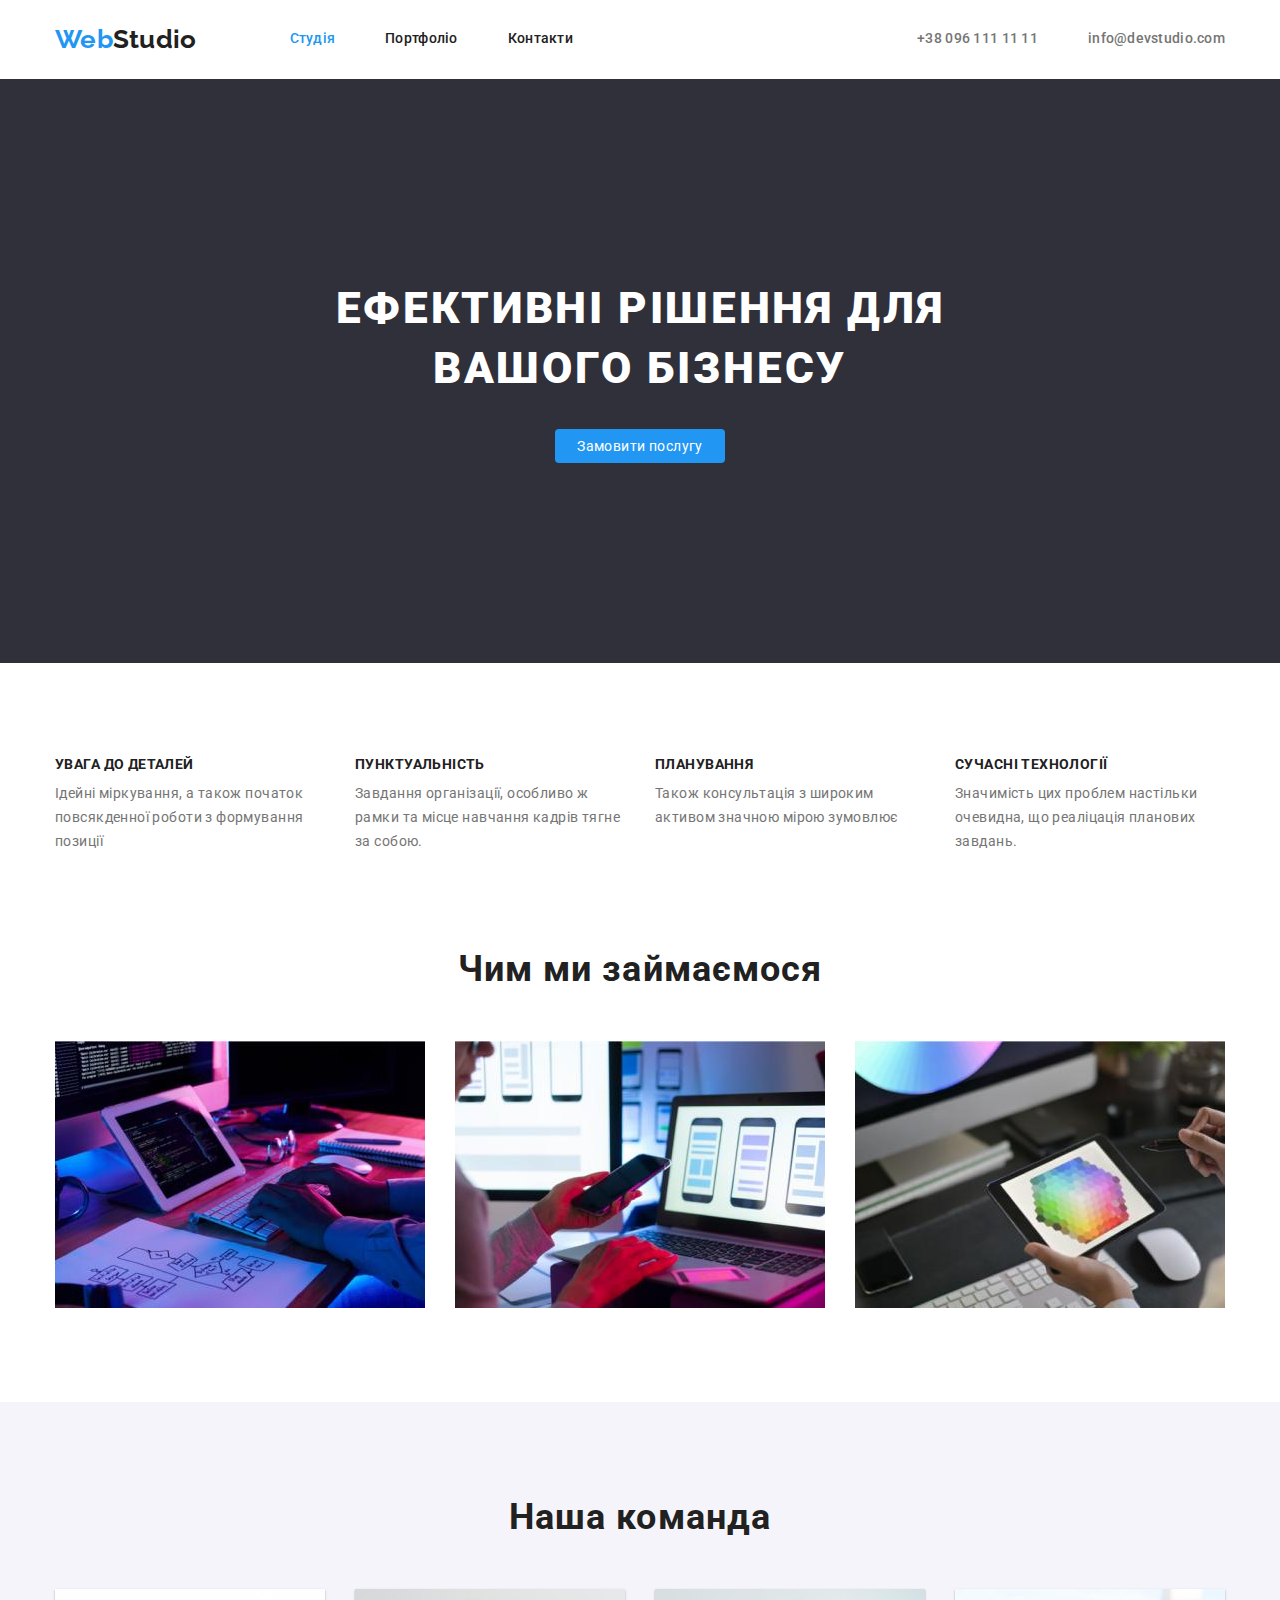
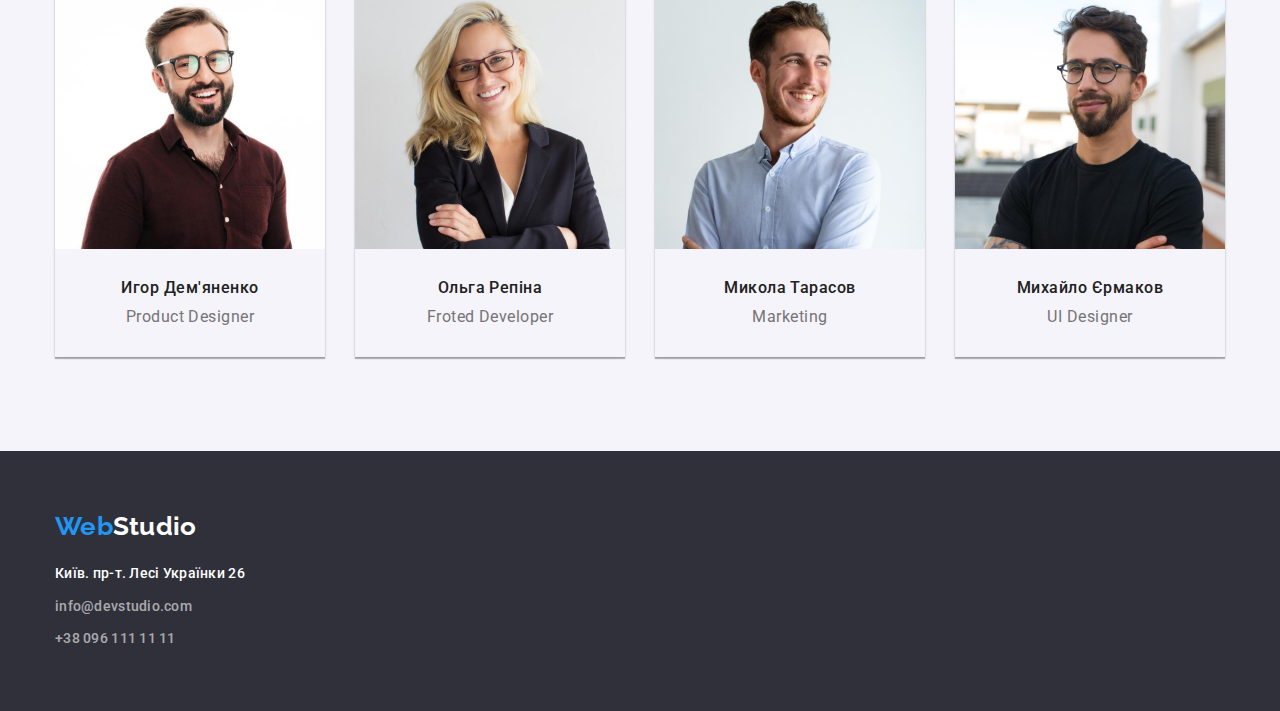
<file: index.html>
<!DOCTYPE html>
<html lang="uk">
  <head>
    <meta charset="UTF-8" />
    <meta http-equiv="X-UA-Compatible" content="IE=edge" />
    <meta name="viewport" content="width=device-width, initial-scale=1.0" />
    <title>ЕФЕКТИВНІ РІШЕННЯ ДЛЯ ВАШОГО БІЗНЕСУ</title>
    <link
      rel="stylesheet"
      href="https://cdnjs.cloudflare.com/ajax/libs/modern-normalize/1.0.0/modern-normalize.css"
    />
    <link rel="preconnect" href="https://fonts.gstatic.com" />
    <link
      rel="stylesheet"
      href="https://fonts.googleapis.com/css2?family=Raleway:wght@700&family=Roboto:wght@400;500;700;900&display=swap"
    />
    <link rel="stylesheet" href="./css/styles.css" />
  </head>

  <body>
    <header class="header">
      <div class="container">
        <nav class="nav-menu">
          <!--Логотип-->
          <a href="" class="logo link logo-light"
            ><span class="letter">Web</span>Studio</a
          >
          <ul class="nav-menu-list list">
            <li class="nav-menu-list-item">
              <a href="" class="nav-link link active-link">Студія</a>
            </li>
            <li class="nav-menu-list-item">
              <a href="./portfolio.html" class="nav-link link">Портфоліо</a>
            </li>
            <li class="nav-menu-list-item">
              <a href="" class="nav-link link">Контакти</a>
            </li>
          </ul>
        </nav>
        <!--Контакти-->
        <ul class="contact-list list">
          <li class="nav-menu-list-item">
            <a href="tel:+380961111111" class="nav-contact-link nav-link link"
              >+38 096 111 11 11</a
            >
          </li>
          <li class="nav-menu-list-item">
            <a
              href="mailto:info@devstudio.com"
              class="nav-contact-link nav-link link"
              >info@devstudio.com</a
            >
          </li>
        </ul>
      </div>
    </header>

    <main>
      <!-- Герой-->
      <section class="hero">
        <div class="container">
          <h2 class="main-title">ЕФЕКТИВНІ РІШЕННЯ ДЛЯ ВАШОГО БІЗНЕСУ</h2>
          <button type="button" class="modal-btn">Замовити послугу</button>
        </div>
      </section>

      <!--ABOUT-->
      <section class="features">
        <div class="container">
          <ul class="card-set list">
            <li class="item-secondary">
              <h3 class="feature-header">УВАГА ДО ДЕТАЛЕЙ</h3>
              <p class="text">
                Ідейні міркування, а також початок повсякденної роботи з
                формування позиції
              </p>
            </li>
            <li class="item-secondary">
              <h3 class="feature-header">ПУНКТУАЛЬНІСТЬ</h3>
              <p class="text">
                Завдання організації, особливо ж рамки та місце навчання кадрів
                тягне за собою.
              </p>
            </li>
            <li class="item-secondary">
              <h3 class="feature-header">ПЛАНУВАННЯ</h3>
              <p class="text">
                Також консультація з широким активом значною мірою зумовлює
              </p>
            </li>
            <li class="item-secondary">
              <h3 class="feature-header">СУЧАСНІ ТЕХНОЛОГІЇ</h3>
              <p class="text">
                Значимість цих проблем настільки очевидна, що реаліцація
                планових завдань.
              </p>
            </li>
          </ul>
        </div>
      </section>
      <!-- ЧИМ ЗАЙМАЄМОСЯ -->
      <section class="about">
        <div class="container">
          <h2 class="about-title">Чим ми займаємося</h2>
          <ul class="card-set list">
            <li class="item-third">
              <img
                class="img"
                src="./images/about1/box-1.jpg"
                alt="Навчання"
                width="370"
              />
            </li>

            <li class="item-third">
              <img
                class="img"
                src="./images/about1/box-2.jpg"
                alt="Розробка"
                width="370"
              />
            </li>

            <li class="item-third">
              <img
                class="img"
                src="./images/about1/box-3.jpg"
                alt="Тестування"
                width="370"
              />
            </li>
          </ul>
        </div>
      </section>
      <!-- Наша команда -->
      <section class="team">
        <div class="container">
          <h2 class="about-title">Наша команда</h2>
          <ul class="card-set list">
            <li class="item">
              <div class="card-team">
                <img
                  src="./images/about1/img.jpg"
                  alt="Product Designer"
                  width="270"
                  height="260"
                />
              </div>
              <div class="name-card">
                <h3 class="about-item-title">Игор Дем'яненко</h3>
                <p lang="en" class="about-item">Product Designer</p>
              </div>
            </li>
            <li class="item">
              <div class="card-team">
                <img
                  src="./images/about1/img-2.jpg"
                  alt="Froted Developer"
                  width="270"
                  height="260"
                />
              </div>

              <div class="name-card">
                <h3 class="about-item-title">Ольга Репіна</h3>
                <p lang="en" class="about-item">Froted Developer</p>
              </div>
            </li>

            <li class="item">
              <div class="card-team">
                <img
                  src="./images/about1/img-3.jpg"
                  alt="Усміхнена жінка"
                  width="270"
                  height="260"
                />
              </div>
              <div class="name-card">
                <h3 class="about-item-title">Микола Тарасов</h3>
                <p lang="en" class="about-item">Marketing</p>
              </div>
            </li>
            <li class="item">
              <div class="card-team">
                <img
                  src="./images/about1/img-4.jpg"
                  alt=""
                  width="270"
                  height="260"
                />
              </div>
              <div class="name-card">
                <h3 class="about-item-title">Михайло Єрмаков</h3>
                <p lang="en" class="about-item">UI Designer</p>
              </div>
            </li>
          </ul>
        </div>
      </section>
    </main>
    <!--Contact information-->
    <footer class="footer-bg">
      <div class="container">
        <a href="./index.html" class="logo link logo-dark"
          ><span class="letter">Web</span>Studio</a
        >
        <address class="address">
          <ul class="footer-nav list">
            <li class="nav-menu-list-item">
              <a
                href="https://goo.gl/maps/rmxDf8wJgDax7i2T6"
                target="_blank"
                rel="noopener noreferrer"
                class="map-link nav-link link"
                >Київ. пр-т. Лесі Українки 26</a
              >
            </li>
            <li class="nav-menu-list-item">
              <a href="mailto:info@devstudio.com" class="tr-link nav-link link"
                >info@devstudio.com</a
              >
            </li>
            <li class="nav-menu-list-item">
              <a href="tel:+380961111111" class="tr-link nav-link link"
                >+38 096 111 11 11</a
              >
            </li>
          </ul>
        </address>
      </div>
    </footer>
  </body>
</html>
</file>
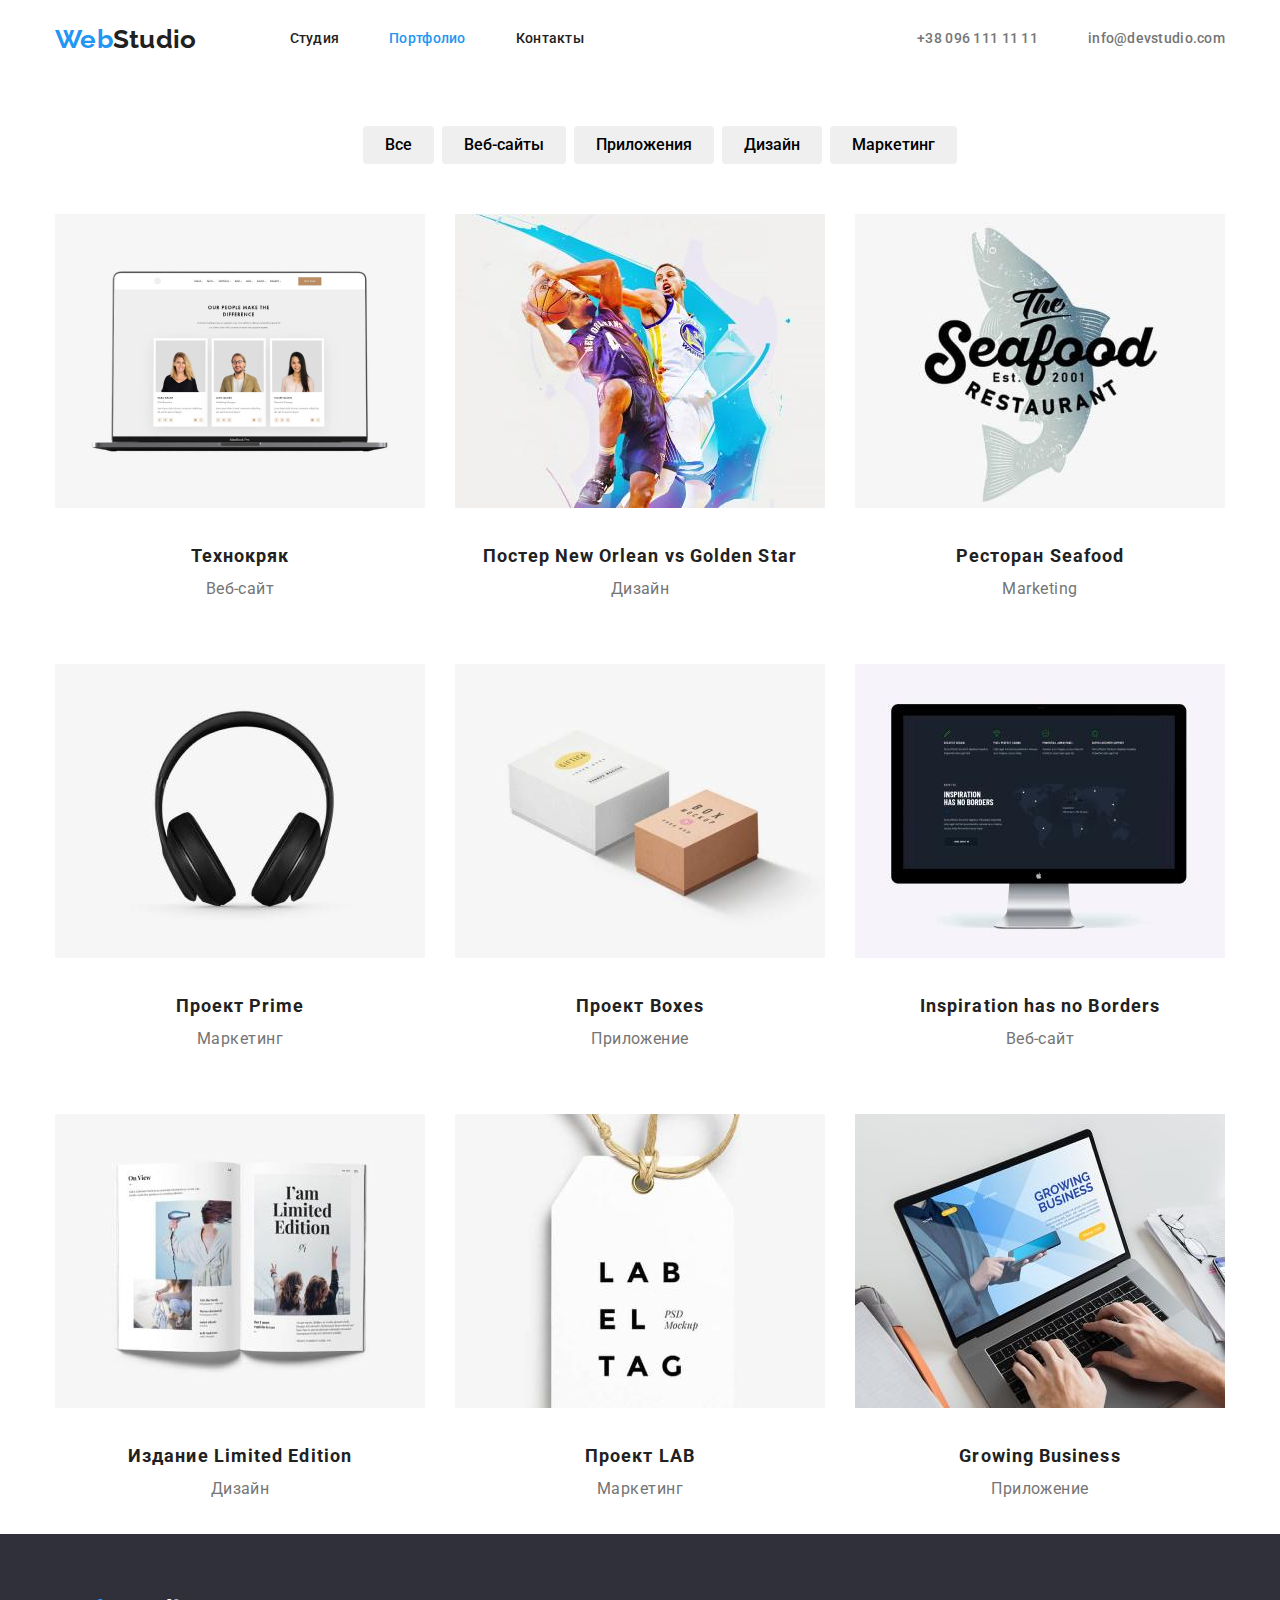
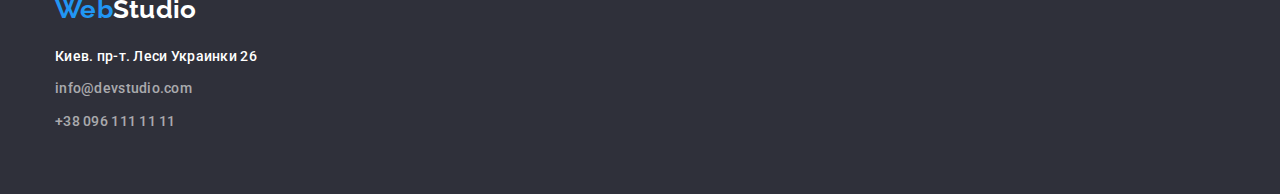
<file: portfolio.html>
<!DOCTYPE html>
<html lang="ru">
  <head>
    <meta charset="UTF-8" />
    <meta http-equiv="X-UA-Compatible" content="IE=edge" />
    <meta name="viewport" content="width=device-width, initial-scale=1.0" />
    <title>ЭФФЕКТИВНЫЕ РЕШЕНИЯ ДЛЯ ВАШЕГО БИЗНЕСА</title>
    <link
      rel="stylesheet"
      href="https://cdnjs.cloudflare.com/ajax/libs/modern-normalize/1.0.0/modern-normalize.css"
    />
    <link rel="preconnect" href="https://fonts.gstatic.com" />
    <link
      rel="stylesheet"
      href="https://fonts.googleapis.com/css2?family=Raleway:wght@700&family=Roboto:wght@400;500;700;900&display=swap"
    />
    <link rel="stylesheet" href="./css/styles.css" />
  </head>
  <body>
  <!-- Шапка -->
    <header class="header">
      <div class="container">
      <nav class="nav-menu">
        <!--Логотип-->
        <a href="./index.html" class="logo link logo-light"><span class="letter">Web</span>Studio</a>
        <ul class="nav-menu-list list">
          <li class="nav-menu-list-item">
            <a href="./index.html" class="nav-link link">Студия</a>
          </li>
          <li class="nav-menu-list-item">
            <a href="./portfolio.html" class="nav-link link active-link">Портфолио</a>
          </li>
          <li class="nav-menu-list-item">
            <a href="" class="nav-link link">Контакты</a>
          </li>
        </ul>
      </nav>
      <!--Контакты-->
      <ul class="contact-list list">
        <li class="nav-menu-list-item">
          <a href="tel:+380961111111" class="nav-contact-link nav-link link"
            >+38 096 111 11 11</a
          >
        </li>
        <li class="nav-menu-list-item">
          <a
            href="mailto:info@devstudio.com"
            class="nav-contact-link nav-link link"
            >info@devstudio.com</a
          >
        </li>
      </ul>
    </div>
    </header>
    <main>
      <section class="filters">
        <div class="container">
    <h1 class="visually-hidden">Портфолио</h1>
      <h2 class="visually-hidden">Фильтры портфолио</h2>
      <ul class="filters list">
        <li class="list-item">
          <button type="button" class="filter-btn">Все</button>
        </li>
        <li class="list-item">
          <button type="button" class="filter-btn">Веб-сайты</button>
        </li>
        <li class="list-item">
          <button type="button" class="filter-btn">Приложения</button>
        </li>
        <li class="list-item">
          <button type="button" class="filter-btn">Дизайн</button>
        </li>
        <li class="list-item">
          <button type="button" class="filter-btn">Маркетинг</button>
        </li>
      </ul>
      
 <!--Проекты -->
      <ul class="card-set list">
        <li class="item-third">
          <div class="card-project">
          <a href="" class="link"> 
            <img
            src="./images/portfolio/img1.jpg"
            alt="Ноутбук"
            width="370"
          />
          <div class="name-card">
          <h3 class="item-title">Технокряк</h3>
          <p lang="ru" class="product-item">Веб-сайт</p>
          </div>
          </a>
        </div>
        </li>

        <li class="item-third">
          <div class="card-project">
            <a href="" class="link"> 
          <img
            src="./images/portfolio/img2.jpg"
            alt="Баскетболисты"
            width="370"
          />
          <div class="name-card">
          <h3 class="item-title">Постер New Orlean vs Golden Star</h3>
          <p lang="ru" class="product-item">Дизайн</p>
        </div>
      </a>
    </div>
        </li>

        <li class="item-third">
          <div class="card-project">
            <a href="" class="link"> 
          <img
            src="./images/portfolio/img3.jpg"
            alt="Логотип"
            width="370"
          />
          <div class="name-card">
          <h3 class="item-title">Ресторан Seafood</h3>
          <p lang="en" class="product-item">Marketing</p>
        </div>
      </a>
    </div>
        </li>

        <li class="item-third">
          <div class="card-project">
            <a href="" class="link"> 
          <img
            src="./images/portfolio/img4.jpg"
            alt="Наушники"
            width="370"
          />
          <div class="name-card">
          <h3 class="item-title">Проект Prime</h3>
          <p lang="ru" class="product-item">Маркетинг</p>
        </div>
      </a>
    </div>
        </li>
        <li class="item-third">
        <div class="card-project">
          <a href="" class="link"> 
          <img
            src="./images/portfolio/img5.jpg"
            alt="Коробки"
            width="370"
          />
          <div class="name-card">
          <h3 class="item-title">Проект Boxes</h3>
          <p lang="ru" class="product-item">Приложение</p>
        </div>
      </a>
    </div>
        </li>
        <li class="item-third">
          <div class="card-project">
            <a href="" class="link"> 
          <img
            src="./images/portfolio/img6.jpg"
            alt="Монитор"
            width="370"
          />
          <div class="name-card">
          <h3 class="item-title">Inspiration has no Borders</h3>
          <p lang="ru" class="product-item">Веб-сайт</p>
        </div>
      </a>
    </div>
        </li>
        <li class="item-third">
          <div class="card-project">
            <a href="" class="link"> 
          <img
            src="./images/portfolio/img7.jpg"
            alt="Книжка"
            width="370"
          />
          <div class="name-card">
          <h3 class="item-title">Издание Limited Edition</h3>
          <p lang="ru" class="product-item">Дизайн</p>
        </div>
      </a>
    </div>
        </li>
        <li class="item-third">
          <div class="card-project">
            <a href="" class="link"> 
          <img
            src="./images/portfolio/img8.jpg"
            alt="*Бирка"
            width="370"
          />
          <div class="name-card">
          <h3 class="item-title">Проект LAB</h3>
          <p lang="ru" class="product-item">Маркетинг</p>
        </div>
      </a>
    </div>
        </li>
        <li class="item-third">
          <div class="card-project">
            <a href="" class="link"> 
          <img
            src="./images/portfolio/img9.jpg"
            alt="Набирать текст на ноутбуке"
            width="370"
          />
          <div class="name-card">
          <h3 class="item-title">Growing Business</h3>
          <p lang="ru" class="product-item">Приложение</p>
        </div>
      </a>
    </div>
        </li>
      </ul>
    </div>
    </section>
  </main>
  <!-- Подвал -->
    <footer class="footer-bg">
      <div class="container">
      <a href="./index.html" class="logo link logo-dark"
        ><span class="letter">Web</span>Studio</a
      >
      <address class="address">
        <ul class="footer-nav list">
          <li class="nav-menu-list-item">
            <a
              href="https://goo.gl/maps/rmxDf8wJgDax7i2T6"
              target="_blank"
              rel="noopener noreferrer"
              class="map-link nav-link link"
              >Киев. пр-т. Леси Украинки 26</a
            >
          </li>
          <li class="nav-menu-list-item">
            <a href="mailto:info@devstudio.com" class="tr-link nav-link link"
              >info@devstudio.com</a
            >
          </li>
          <li class="nav-menu-list-item">
            <a href="tel:+380961111111" class="tr-link nav-link link"
              >+38 096 111 11 11</a
            >
          </li>
        </ul>
      </address>
    </div>
    </footer>
  </body>
</html>
</file>
<file: css/styles.css>
:root {
  --main-font: "Roboto", sans-serif;
  --secondary-font: "Raleway", sans-serif;
  --accent-color: #2196f3;
  --white-color: #ffffff;
  --mostly-black-color: #212121;
  --dark-graylish-blue-color: #2f303A;
  --dark-gray-color: #757575;
  --transparent-white-color: rgba(255, 255, 255, 0.6);
  --background-color: #f5f4fa;
  --secondary-button-bgc: #188ce8;

  --card-set-gap: 30px;

  --card-shadow: 0px 1px 3px rgba(0, 0, 0, 0.12),
  0px 1px 1px rgba(0, 0, 0, 0.14), 0px 2px 1px rgba(0, 0, 0, 0.2);
}

body {
  font-family: var(--main-font);
  color: var(--mostly-black-color);
  font-style: normal;
  font-weight: 500;
  font-size: 14px;
  line-height: 1.14;
  letter-spacing: 0.02em;
background-color: var(--white-color);
}

/*--Обязатектаельный сброс в начале нового проекта--*/

img {
  display: block;
  height: auto;
}

h1,
h2,
h3,
h4,
h5,
h6,
p,
ul {
  margin-top: 0px;
  margin-bottom: 0px;
}

.list {
  list-style: none;
}
.address {
    font-style: normal;
    margin-top: 20px;
}
/*--END Обязатектаельный сброс в начале нового проекта--*/
.container {
  padding-left: 15px;
  padding-right: 15px;
  margin-right: auto;
  margin-left: auto;
  width: 1200px;
}
.visually-hidden {
  position: absolute !important;
  clip: rect(1px 1px 1px 1px); /* IE6, IE7 */
  clip: rect(1px, 1px, 1px, 1px);
  padding: 0 !important;
  border: 0 !important;
  height: 1px !important;
  width: 1px !important;
  overflow: hidden;
}
/*==============HEADER================*/
.link {
  text-decoration: none;
  color: var(--mostly-black-color);
}

  
.header {
  background: var(--white-color);
  display: flex;
  align-items: center;
  padding-top: 24px;
  padding-bottom: 24px;
}
.header .container {
  display: flex;
}
.nav-menu {
  display: flex;
  align-items: center;
}

.nav-menu-list { 
  display: flex;
  padding: 0px;
}

.nav-menu-list .nav-link{
  padding: 32px 0px;
}

.nav-menu-list .nav-menu-list-item:not(:last-child) {
  margin-right: 50px;
}
  .contact-list {
    display: flex;
    align-items: center;
    margin-left: auto;
    padding-inline-start: unset;
  }

  .contact-list .nav-menu-list-item:not(:last-child) {
    margin-right: 50px;
  }
/*==============Logo-тип================*/
.logo {
  font-family: var(--secondary-font);
  font-weight: bold;
  font-size: 26px;
  line-height: 1.19;
  margin-right: 93px;
  /* identical to box height */

}
.footer-bg.letter{
  margin-bottom: 20px;
  /* outline: 1px solid orange; */
}
.logo-dark {
  color: var(--white-color);
}
.logo-light {
  color: var(--mostly-black-color);
}

.letter {
  color: var(--accent-color);
}
/*============end==Logo-тип================*/
.nav-link {
  font-weight: 500;
  line-height: 1.14;
  letter-spacing: 0.02em;
}

.nav-link:hover,
.nav-link:focus {
  color: var(--accent-color);
}

.nav-contact-link {
  color: var(--dark-gray-color);
}
.active-link {
  color: var(--accent-color);
}
/*==============END HEADER================*/

/*==============HERO================*/
.hero {
  background: var(--dark-graylish-blue-color);
  margin-left: auto;
  margin-right: auto;

}

.hero .container {
  text-align: center;
  padding-top: 200px;
  padding-bottom: 200px;
}

.main-title {
  font-weight: 900;
  font-size: 44px;
  line-height: 1.36; /* or 136% */
  color: var(--white-color);
  text-align: center;
  letter-spacing: 0.06em;
  text-transform: uppercase;
  margin-left: auto;
  margin-right: auto;
  margin-bottom: 30px;
  width: 696px;

}

.modal-btn {
  margin-left: auto;
  margin-right: auto;
  padding: 6px 22px;
  border-radius: 4px;
  border: 0px;
  background-color: var(--accent-color);
  color: var(--white-color);
  line-height: 1.6;
  letter-spacing: 0.03em;
  text-align: center;
  cursor: pointer;
}

.modal-btn:hover,
.modal-btn:focus {
  background-color: var(--accent-color);
  color: var(--white-color);
}

.primary {
  padding: 10px 32px;
  background-color: var(--accent-color);
  color: var(--white-color);
  font-weight: bold;
  font-size: 16px;
  line-height: 1.9;
  letter-spacing: 0.06em;
}

.modal-btn .primary:hover,
.modal-btn .primary:focus {
background-color: var(--secondary-button-bgc);
}

.filters .nav-link .modal-btn  {
  background-color: var(--accent-color);
  color: var(--white-color);
}



/*==============END HERO================*/

/*===========ABOUT===============*/

.feature {
  line-height: 1.71;
  /* or 171% */
  color:var(--dark-gray-color);
}

.about-title {
  font-weight: bold;
  font-size: 36px;
  line-height: 1.16;
  text-align: center;
}

.about-item-title {
  font-weight: 500;
  font-size: 16px;
  line-height: 1.18;
  /* identical to box height */
margin-bottom: 10px;
  text-align: center;
}

.about-item {
  font-size: 16px;
  line-height: 1.18;
  /* identical to box height */
  font-weight: 400;
  color: var(--dark-gray-color);
  text-align: center;
}
.about { padding-bottom: 94px;
}
/*===========END ABOUT===============*/
/* ======== FILTER ======== */

.filters.list {
  display: flex;
  justify-content: center;
  padding-top: 47px;
  margin-bottom: 50px;
}

.filters.list .list-item:not(:last-child) {
  margin-right: 8px;
}

/* ======== ОСОБЕННОСТИ ======== */
/* Карточки */
.features {
  padding-top: 94px;
}

.features .feature-header {
  margin-bottom: 10px;

  font-weight: bold;
  line-height: 1.1;
  font-size: 14px;
  letter-spacing: 0.03em;
  text-transform: uppercase;
}
.features .text  {
  font-weight: normal;
  font-size: 14px;
  line-height: 1.7;
  letter-spacing: 0.03em;
  color: var(--dark-gray-color);
}

.card-set {
  display: flex;
  flex-wrap: wrap;
  margin: 0px;
  padding: 0px;

  margin-left: calc(-1 * var(--card-set-gap));
}

.card-set > .item {
  /* outline: 1px solid green; */
  flex-basis: calc(100% / 4 - var(--card-set-gap));
  margin-left: var(--card-set-gap);
  box-shadow: var(--card-shadow);
}
.card-set .item-third {
  /* outline: 1px solid green; */
  flex-basis: calc(100% / 3 - var(--card-set-gap));
  margin-left: var(--card-set-gap);
  margin-bottom: var(--card-set-gap);
}
.card-set .item-third:nth-last-child(-n + 3):nth-last-child(-n + 3) {
  margin-bottom: 0;
}
.card-set .item-secondary {
  flex-basis: calc(100% / 4 - var(--card-set-gap));
  margin-left: var(--card-set-gap);
}


/* ======== ЧЕМ МЫ ЗАНИМАЕМСЯ ======== */
.about {
  padding-top: 94px;
}

.about-title {
  margin-bottom: 50px;
  font-weight: bold;
  font-size: 36px;
  line-height: 1.2;
  text-align: center;
  letter-spacing: 0.03em;
}

/* ======== НАША КОМАНДА ======== */

.team {
  background-color: var(--background-color);
}

.team .container {
  padding-top: 94px;
  padding-bottom: 94px;
}

.team-title {
  margin-bottom: 50px;

  font-weight: bold;
  font-size: 36px;
  line-height: 1.2;
  text-align: center;
  letter-spacing: 0.03em;
}

.team .title {
  margin-bottom: 10px;

  font-weight: 500;
}

.name-card {
  padding-top: 30px;
  padding-bottom: 30px;
  font-size: 16px;
  font-weight: normal;
  line-height: 1.2;
  align-items: center;
  text-align: center;
  letter-spacing: 0.03em;
}

/*=============FOOTER================*/
.footer-address-link {
  line-height: 1.71;
  /* or 171% */
  color: var(--white-color);
}
.footer-contact-link {
  line-height: 1.71;
  /* or 171% */
  color: var(--transparent-white-color);
}
.footer-bg {
  padding-top: 60px;
  padding-bottom: 60px;
  margin-left: auto;
  margin-right: auto;
background: var(--dark-graylish-blue-color);
}
.footer-bg .container {
  padding-top: 0px;
}

.footer-nav {
  padding-left: 0px;
  font-style: normal;
  font-weight: normal;
  line-height: 1.7;
  letter-spacing: 0.03em;
}
.footer-nav > .nav-menu-list-item:not(:last-child) {
  margin-bottom: 9px;
}

/*=============END FOOTER================*/

/*=============Portfolio================*/
.filter-btn {
  border: none;
  font-weight: 500;
  font-size: 16px;
  line-height: 1.62;
  /* identical to box height, or 162% */
  border-radius: 4px;
  text-align: center;
  cursor: pointer;
  padding: 6px 22px;
}

.filter-btn:hover,
.filter-btn:focus {
  background-color: var(--accent-color);
  color: var(--white-color);
}
.product-item {
  font-size: 16px;
  line-height: 1.87;

  /* identical to box height, or 187% */

  color: var(--dark-gray-color);

}
 .item-title {
  font-weight: bold;
  font-size: 18px;
  line-height: 2;

  /* identical to box height, or 200% */

  letter-spacing: 0.06em;

  color: var(--mostly-black-color);
}
.map-link {
  color: var(--white-color);
}
.tr-link {
  color: var(--transparent-white-color);
}
</file>
